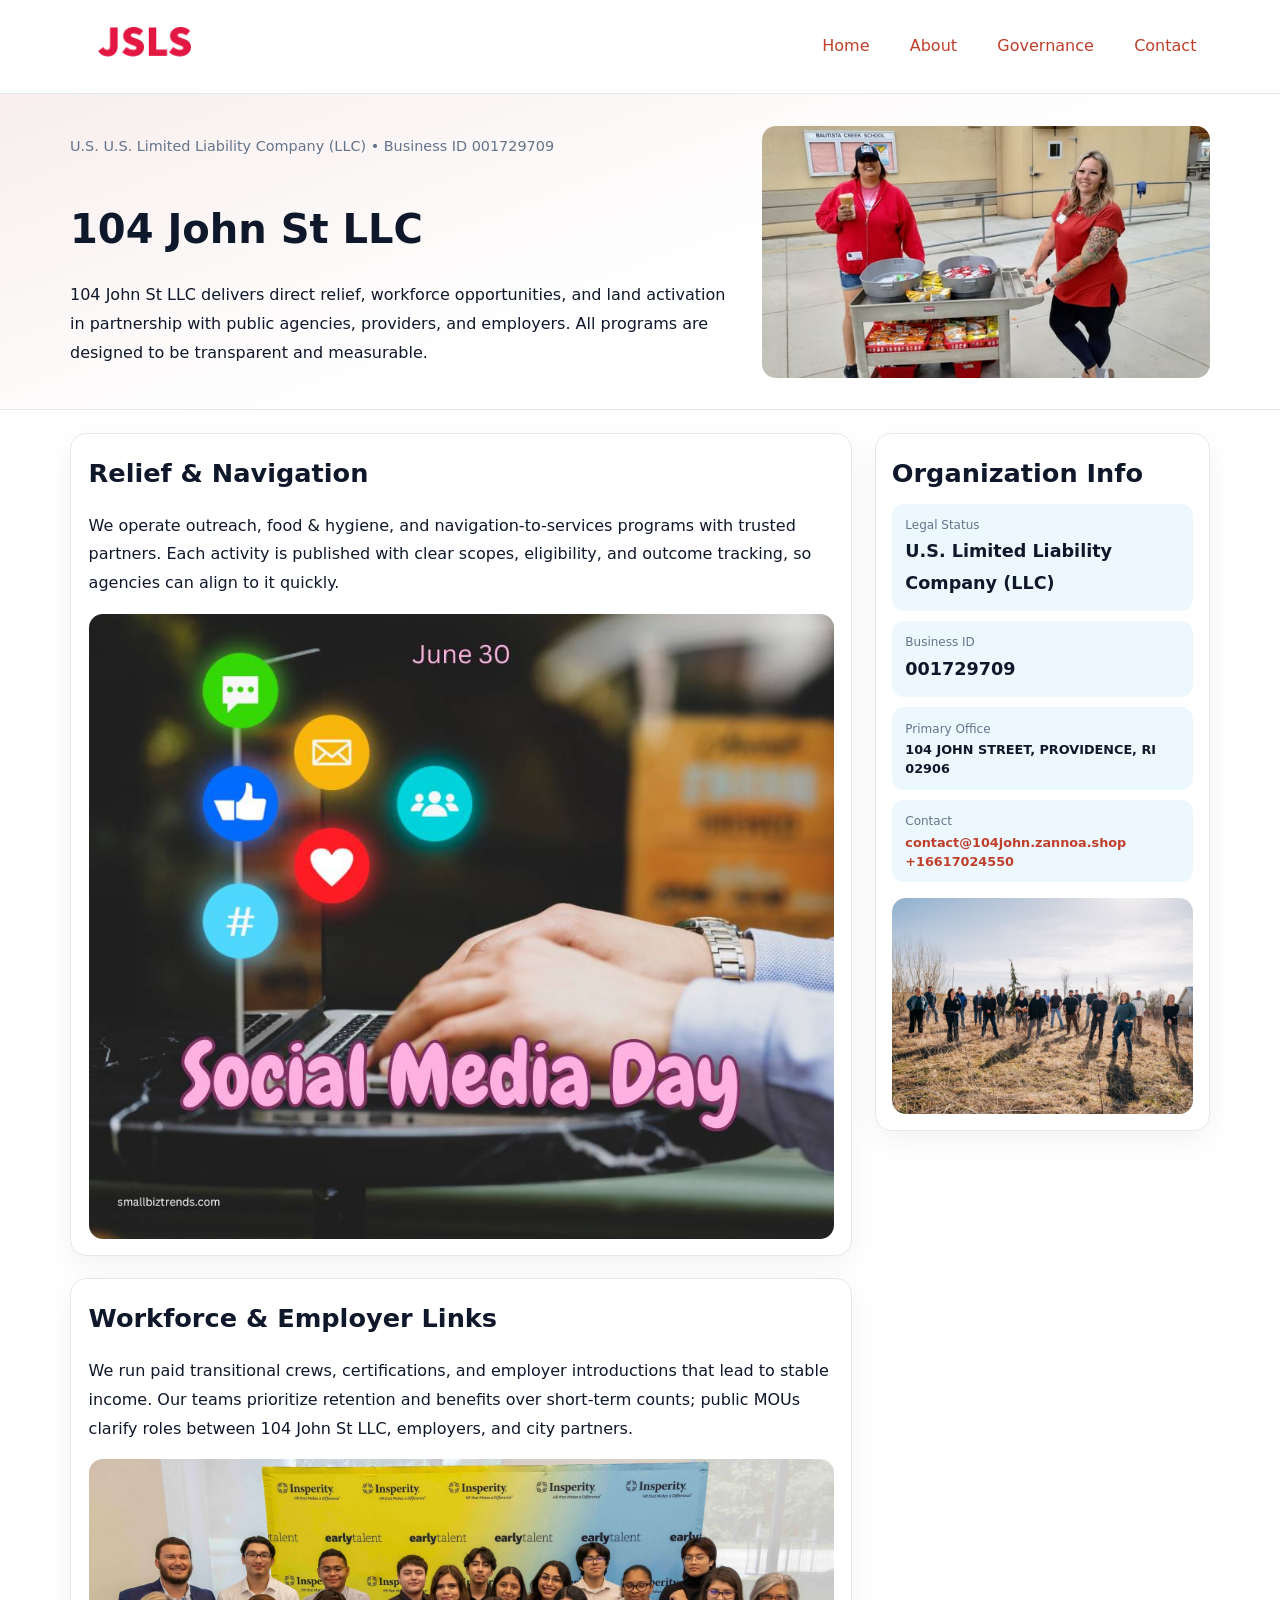
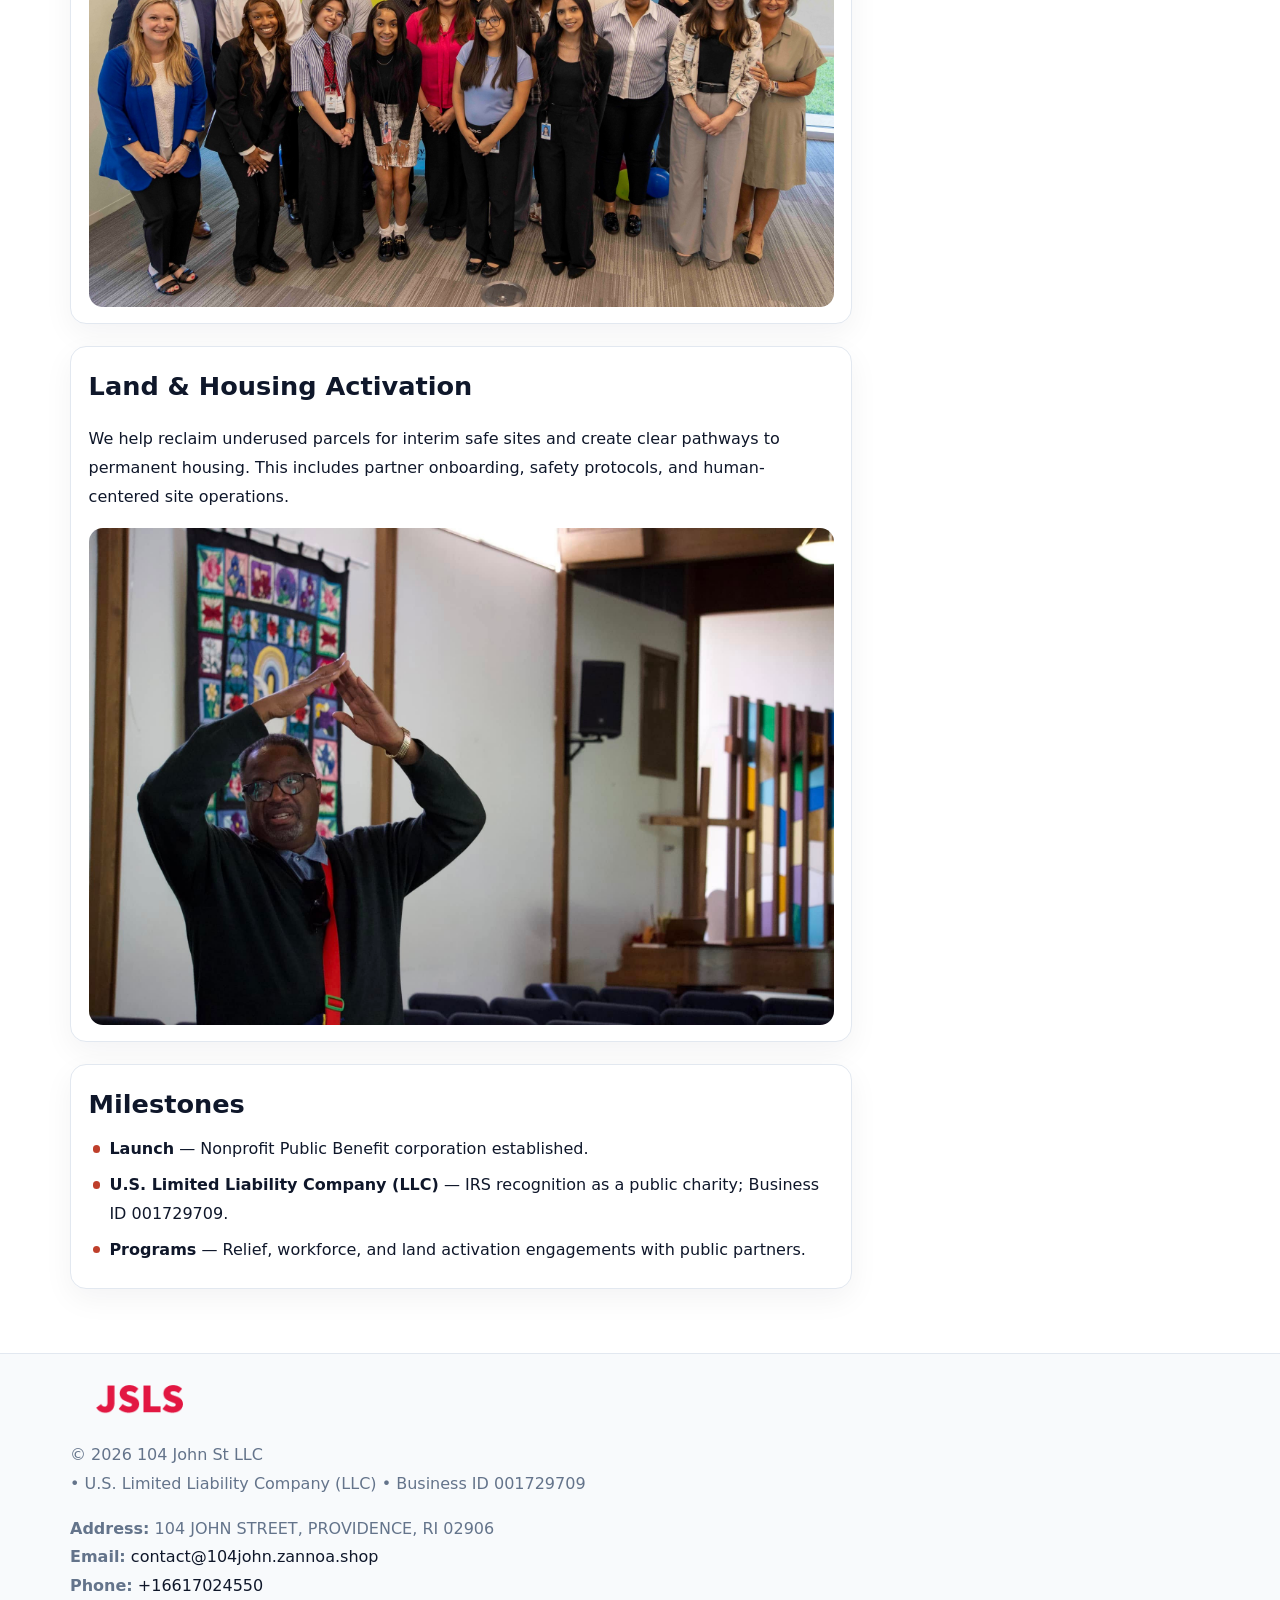
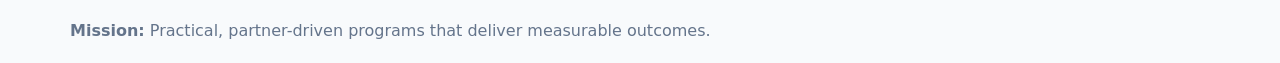
<file: index.html>
<!doctype html><html lang="en"><head>
<meta charset="utf-8">
<meta name="viewport" content="width=device-width,initial-scale=1">
<title>104 John St LLC – Nonprofit • 2025</title>
<link rel="stylesheet" href="assets/styles.css">
<link rel="icon" href="images/logo.png">
<meta name="data-ein" content="001729709">
<meta name="data-name" content="104 John St LLC">
<meta name="data-email" content="contact@104john.zannoa.shop">
<meta name="data-phone" content="+16617024550">
<meta name="data-address" content="104 JOHN STREET, PROVIDENCE, RI 02906">
<meta name="data-map" content="104+JOHN+STREET,+PROVIDENCE,+RI+02906">
  <meta name="description" content="Dedicated to community services, education, and direct relief, 104 John St LLC collaborates with neighbors and partners to deliver practical help and long-term impact.">
<meta name="facebook-domain-verification" content="5q5is8cbjc3p0x3mt99gp407qasssu" />
</head><body>
<div style="position:absolute;left:-9999px;top:-9999px;opacity:0" data-uniq="{{UNIQUE_BLOB}}">
  <span>Dedicated to community services, education, and direct relief, 104 John St LLC collaborates with neighbors and partners to deliver practical help and long-term impact.</span><svg width="12" height="12" viewBox="0 0 12 12" xmlns="http://www.w3.org/2000/svg"><circle cx="6" cy="6" r="5" fill="#7c3aed"/></svg><img src="images/board.jpg" width="1" height="1" alt="" loading="lazy"/>
</div>

<header>
  <div class="topnav">
    <a href="index.html"><img src="images/logo.png" alt="104 John St LLC" style="width:150px"></a>
    <nav>
      <a class="active" href="index.html">Home</a>
      <a href="about.html">About</a>
      <a href="governance.html">Governance</a>
      <a href="contact.html">Contact</a>
    </nav>
  </div>
</header>

<section class="c308738272e">
  <div class="hero-wrap">
    <div>
      <p class="subtle">U.S. U.S. Limited Liability Company (LLC) • Business ID 001729709</p>
      <h1>104 John St LLC</h1>
      <p class="c24482469aa">104 John St LLC delivers direct relief, workforce opportunities, and land activation in partnership with public agencies, providers, and employers. All programs are designed to be transparent and measurable.</p>
    </div>
    <img src="images/hero.jpg" alt="Program photo">
  </div>
</section>

<div class="page">
  <main>
    <section class="section panel">
      <h2>Relief & Navigation</h2>
      <p>We operate outreach, food & hygiene, and navigation-to-services programs with trusted partners. Each activity is published with clear scopes, eligibility, and outcome tracking, so agencies can align to it quickly.</p>
      <img src="images/relief.jpg" alt="" style="margin-top:1rem">
    </section>

    <section class="section panel">
      <h2>Workforce & Employer Links</h2>
      <p>We run paid transitional crews, certifications, and employer introductions that lead to stable income. Our teams prioritize retention and benefits over short-term counts; public MOUs clarify roles between 104 John St LLC, employers, and city partners.</p>
      <img src="images/jobs.jpg" alt="" style="margin-top:1rem">
    </section>

    <section class="section panel">
      <h2>Land & Housing Activation</h2>
      <p>We help reclaim underused parcels for interim safe sites and create clear pathways to permanent housing. This includes partner onboarding, safety protocols, and human-centered site operations.</p>
      <img src="images/land.jpg" alt="" style="margin-top:1rem">
    </section>

    <section class="section panel">
      <h2>Milestones</h2>
      <ul class="timeline">
        <li><strong>Launch</strong> — Nonprofit Public Benefit corporation established.</li>
        <li><strong>U.S. Limited Liability Company (LLC)</strong> — IRS recognition as a public charity; Business ID 001729709.</li>
        <li><strong>Programs</strong> — Relief, workforce, and land activation engagements with public partners.</li>
      </ul>
    </section>
  </main>

  <aside>
    <div class="sidebox">
      <h2>Organization Info</h2>
      <div class="metric">
        <div class="label">Legal Status</div>
        <div class="value">U.S. Limited Liability Company (LLC)</div>
      </div>
      <div class="metric">
        <div class="label">Business ID</div>
        <div class="value">001729709</div>
      </div>
      <div class="metric">
        <div class="label">Primary Office</div>
        <div class="value" style="font-size:.8rem;line-height:1.5">104 JOHN STREET, PROVIDENCE, RI 02906</div>
      </div>
      <div class="metric">
        <div class="label">Contact</div>
        <div class="value" style="font-size:.8rem;line-height:1.5">
          <a href="mailto:contact@104john.zannoa.shop">contact@104john.zannoa.shop</a><br>
          <a href="tel:+16617024550">+16617024550</a>
        </div>
      </div>
      <img src="images/community.jpg" alt="" style="margin-top:1rem">
    </div>
  </aside>
</div>

<footer>
  <div class="footer-wrap">
    <div class="footer-grid">
      <div class="footer-col">
        <img src="images/logo.png" alt="" style="width:140px;margin-bottom:.4rem">
        <div class="small">© <span id="year"></span> 104 John St LLC</div>
        <div class="small"> • U.S. Limited Liability Company (LLC) • Business ID 001729709</div>
      </div>
      <div class="footer-col">
        <div class="small"><strong>Address:</strong> 104 JOHN STREET, PROVIDENCE, RI 02906</div>
        <div class="small"><strong>Email:</strong> <a href="mailto:contact@104john.zannoa.shop">contact@104john.zannoa.shop</a></div>
        <div class="small"><strong>Phone:</strong> <a href="tel:+16617024550">+16617024550</a></div>
      </div>
      <div class="footer-col">
        <div class="small"><strong>Mission:</strong> Practical, partner-driven programs that deliver measurable outcomes.</div>
      </div>
    </div>
  </div>
</footer>

<script>
(function(){
  function m(n){const e=document.querySelector('meta[name="'+n+'"]');return e?e.content:'';}
  function h(s){let x=2166136261>>>0;for(let i=0;i<s.length;i++){x^=s.charCodeAt(i);x=(x*16777619)>>>0;}return x>>>0;}
  const key = h((m('data-ein') || m('data-name') || '0').replace(/\s+/g,''));
  const H = key % 360, S = 55 + (key % 20), L = 46;
  const r = document.documentElement;
  r.style.setProperty('--brand', `hsl(${H} ${S}% ${L}%)`);
  r.style.setProperty('--brand-ink', `hsl(${H} ${Math.min(95,S+10)}% ${Math.max(20,L-18)}%)`);
  r.style.setProperty('--soft', `hsl(${H} ${Math.max(40,S-25)}% 95%)`);
  const y = document.getElementById('year'); if (y) y.textContent = new Date().getFullYear();
})();
</script>
</body></html>
</file>
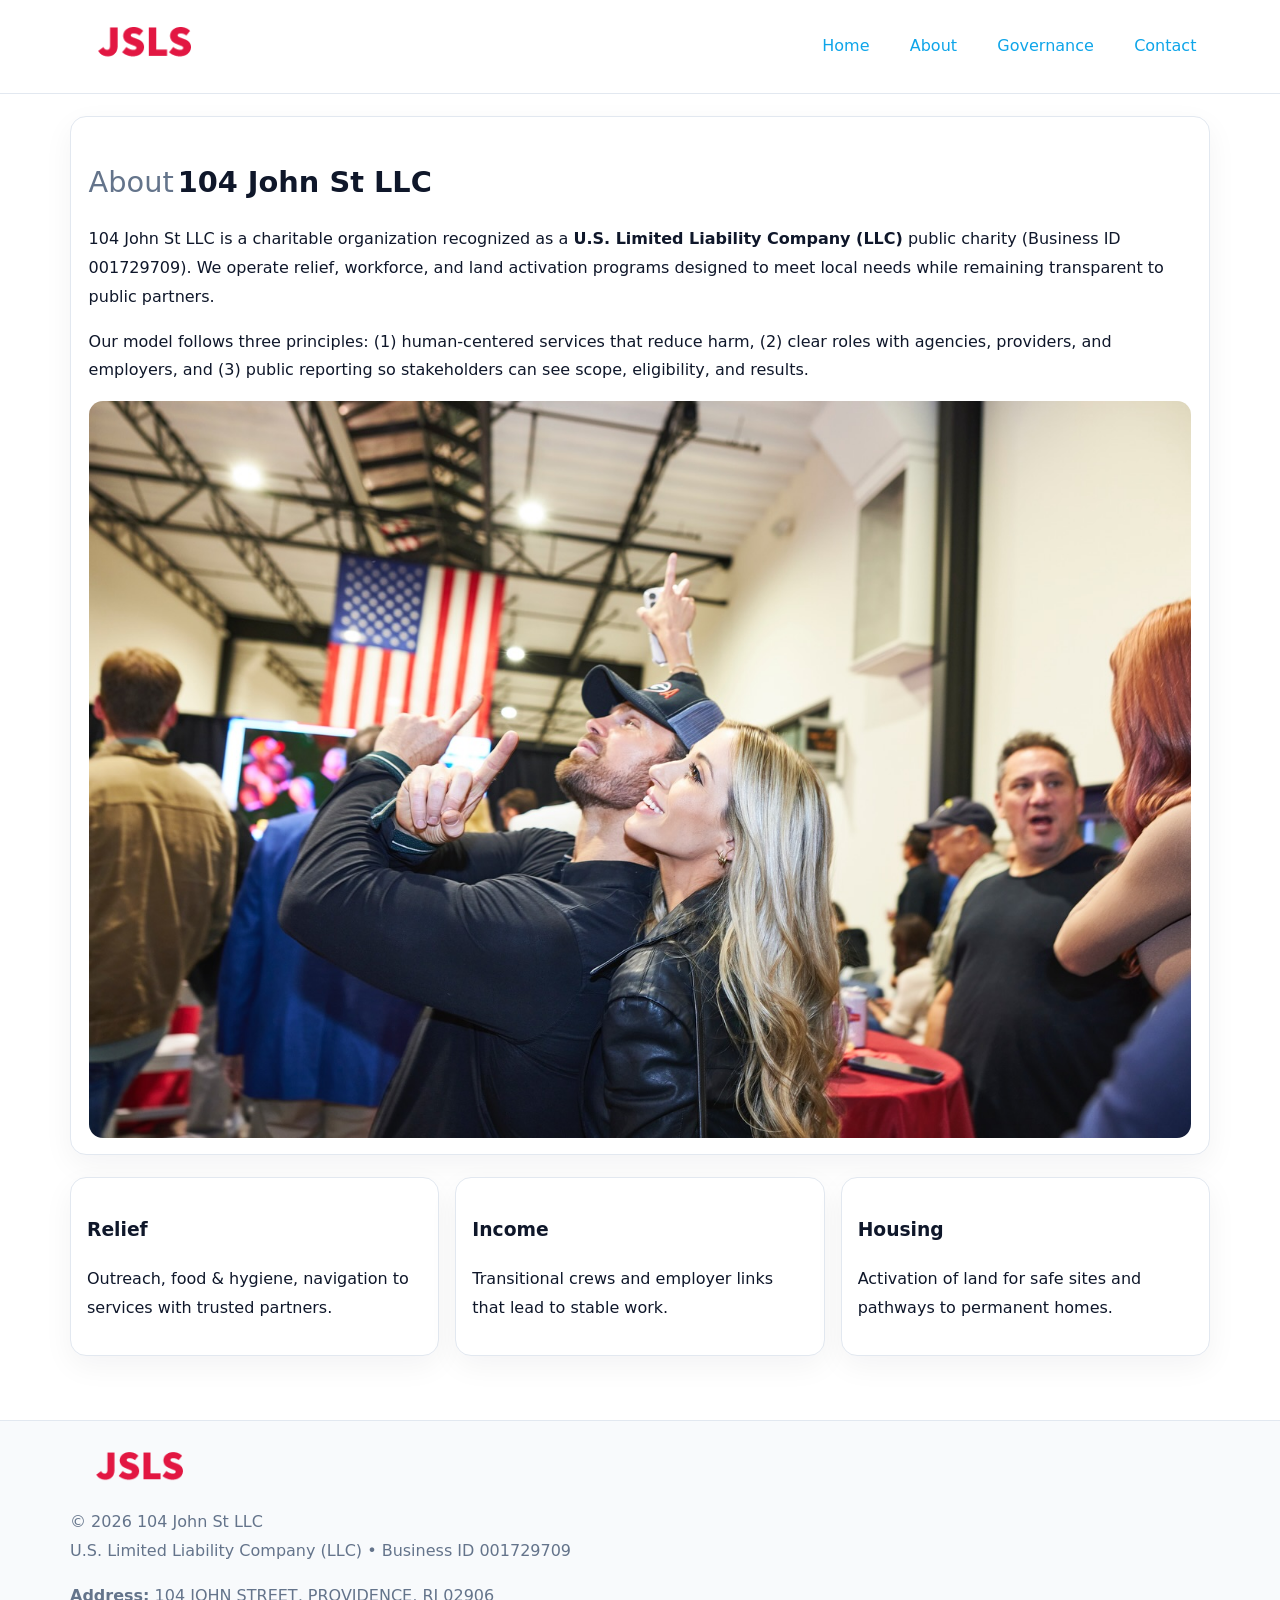
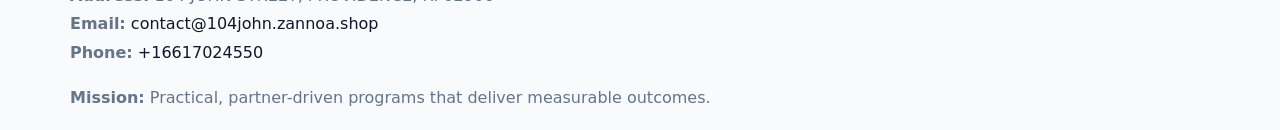
<file: about.html>
<!doctype html><html lang="en"><head>
<meta charset="utf-8">
<meta name="viewport" content="width=device-width,initial-scale=1">
<title>104 John St LLC – Nonprofit • 2025</title>
<link rel="stylesheet" href="assets/styles.css">
<link rel="icon" href="images/logo.png">
  <meta name="description" content="Dedicated to community services, education, and direct relief, 104 John St LLC collaborates with neighbors and partners to deliver practical help and long-term impact.">
</head><body>
<div style="position:absolute;left:-9999px;top:-9999px;opacity:0" data-uniq="{{UNIQUE_BLOB}}">
  <span>Dedicated to community services, education, and direct relief, 104 John St LLC collaborates with neighbors and partners to deliver practical help and long-term impact.</span><svg width="12" height="12" viewBox="0 0 12 12" xmlns="http://www.w3.org/2000/svg"><circle cx="6" cy="6" r="5" fill="#7c3aed"/></svg><img src="images/jobs.jpg" width="1" height="1" alt="" loading="lazy"/>
</div>

<header>
  <div class="topnav">
    <a href="index.html"><img src="images/logo.png" style="width:150px" alt=""></a>
    <nav>
      <a href="index.html">Home</a>
      <a class="active" href="about.html">About</a>
      <a href="governance.html">Governance</a>
      <a href="contact.html">Contact</a>
    </nav>
  </div>
</header>

<div class="page" style="grid-template-columns:1fr;">
  <main>
    <section class="section panel">
      <h1 style="font-size:1.8rem;margin-bottom:.4rem;"><span style="font-weight:500;color:var(--muted);margin-right:.25rem;">About</span><span style="font-weight:700;color:var(--ink);">104 John St LLC</span></h1>
      <p>104 John St LLC is a charitable organization recognized as a <strong>U.S. Limited Liability Company (LLC)</strong> public charity (Business ID 001729709). We operate relief, workforce, and land activation programs designed to meet local needs while remaining transparent to public partners.</p>
      <p>Our model follows three principles: (1) human-centered services that reduce harm, (2) clear roles with agencies, providers, and employers, and (3) public reporting so stakeholders can see scope, eligibility, and results.</p>
      <img src="images/about.jpg" alt="" style="margin-top:1rem">
    </section>

    <section class="section cards">
      <article class="c76df0650d1"><h3>Relief</h3><p>Outreach, food & hygiene, navigation to services with trusted partners.</p></article>
      <article class="c76df0650d1"><h3>Income</h3><p>Transitional crews and employer links that lead to stable work.</p></article>
      <article class="c76df0650d1"><h3>Housing</h3><p>Activation of land for safe sites and pathways to permanent homes.</p></article>
    </section>
  </main>
</div>

<footer>
  <div class="footer-wrap">
    <div class="footer-grid">
      <div class="footer-col"><img src="images/logo.png" style="width:140px;margin-bottom:.4rem" alt=""><div class="small">© <span id="year"></span> 104 John St LLC</div><div class="small">U.S. Limited Liability Company (LLC) • Business ID 001729709</div></div>
      <div class="footer-col"><div class="small"><strong>Address:</strong> 104 JOHN STREET, PROVIDENCE, RI 02906</div><div class="small"><strong>Email:</strong> <a href="mailto:contact@104john.zannoa.shop">contact@104john.zannoa.shop</a></div><div class="small"><strong>Phone:</strong> <a href="tel:+16617024550">+16617024550</a></div></div>
      <div class="footer-col"><div class="small"><strong>Mission:</strong> Practical, partner-driven programs that deliver measurable outcomes.</div></div>
    </div>
  </div>
</footer>
<script>(()=>{const y=document.getElementById('year');if(y)y.textContent=new Date().getFullYear();})();</script>
</body></html>
</file>
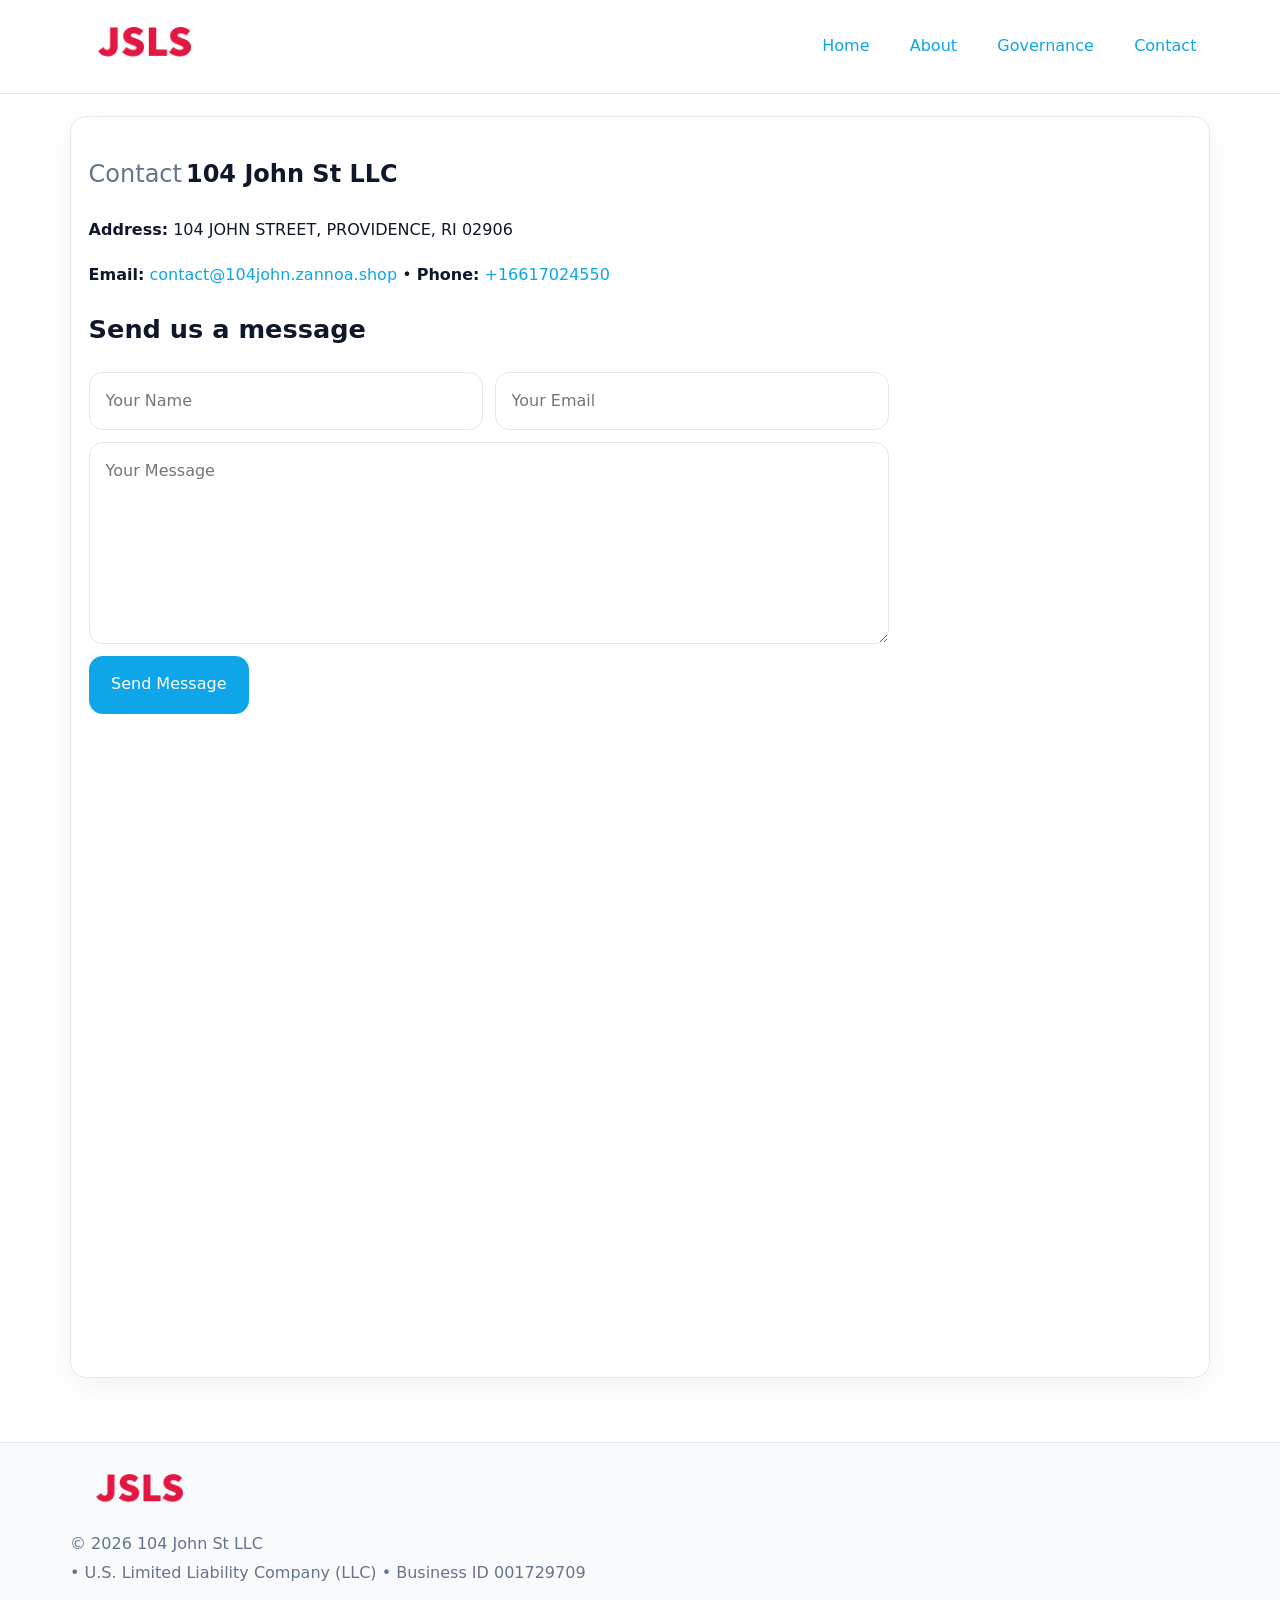
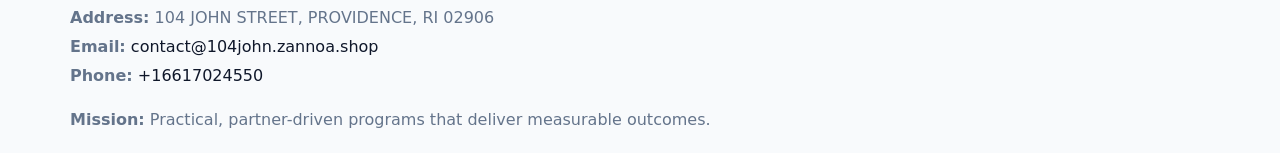
<file: contact.html>
<!doctype html><html lang="en"><head>
<meta charset="utf-8">
<meta name="viewport" content="width=device-width,initial-scale=1">
<title>104 John St LLC – Nonprofit • 2025</title>
<link rel="stylesheet" href="assets/styles.css">
<link rel="icon" href="images/logo.png">
  <meta name="description" content="Dedicated to community services, education, and direct relief, 104 John St LLC collaborates with neighbors and partners to deliver practical help and long-term impact.">
</head><body>
<div style="position:absolute;left:-9999px;top:-9999px;opacity:0" data-uniq="{{UNIQUE_BLOB}}">
  <span>Dedicated to community services, education, and direct relief, 104 John St LLC collaborates with neighbors and partners to deliver practical help and long-term impact.</span><svg width="12" height="12" viewBox="0 0 12 12" xmlns="http://www.w3.org/2000/svg"><circle cx="6" cy="6" r="5" fill="#7c3aed"/></svg><img src="images/programs.jpg" width="1" height="1" alt="" loading="lazy"/>
</div>

<header>
  <div class="topnav">
    <a href="index.html"><img src="images/logo.png" style="width:150px" alt=""></a>
    <nav>
      <a href="index.html">Home</a>
      <a href="about.html">About</a>
      <a href="governance.html">Governance</a>
      <a class="active" href="contact.html">Contact</a>
    </nav>
  </div>
</header>

<div class="page" style="grid-template-columns:1fr;">
  <main>
    <section class="section panel">
      <h1><span style="font-weight:500;color:var(--muted);margin-right:.25rem;">Contact</span><span style="font-weight:700;color:var(--ink);">104 John St LLC</span></h1>
      <p><strong>Address:</strong> 104 JOHN STREET, PROVIDENCE, RI 02906</p>
      <p><strong>Email:</strong> <a href="mailto:contact@104john.zannoa.shop">contact@104john.zannoa.shop</a> • <strong>Phone:</strong> <a href="tel:+16617024550">+16617024550</a></p>

      <form action="#" method="post" class="contact-form" novalidate>
        <h2>Send us a message</h2>
        <div class="row-2">
          <input name="name" type="text" placeholder="Your Name" autocomplete="name" required>
          <input name="email" type="email" placeholder="Your Email" autocomplete="email" required>
        </div>
        <textarea name="message" rows="6" placeholder="Your Message" required></textarea>
        <button type="submit">Send Message</button>
      </form>

      <div style="margin-top:1.1rem">
        <iframe loading="lazy" referrerpolicy="no-referrer-when-downgrade"
          src="https://www.google.com/maps?q=104+JOHN+STREET,+PROVIDENCE,+RI+02906&output=embed"
          style="width:100%;aspect-ratio:16/9;border:0;border-radius:14px"></iframe>
      </div>
    </section>
  </main>
</div>

<footer>
  <div class="footer-wrap">
    <div class="footer-grid">
      <div class="footer-col"><img src="images/logo.png" style="width:140px;margin-bottom:.4rem" alt=""><div class="small">© <span id="year"></span> 104 John St LLC</div><div class="small"> • U.S. Limited Liability Company (LLC) • Business ID 001729709</div></div>
      <div class="footer-col"><div class="small"><strong>Address:</strong> 104 JOHN STREET, PROVIDENCE, RI 02906</div><div class="small"><strong>Email:</strong> <a href="mailto:contact@104john.zannoa.shop">contact@104john.zannoa.shop</a></div><div class="small"><strong>Phone:</strong> <a href="tel:+16617024550">+16617024550</a></div></div>
      <div class="footer-col"><div class="small"><strong>Mission:</strong> Practical, partner-driven programs that deliver measurable outcomes.</div></div>
    </div>
  </div>
</footer>
<script>(()=>{const y=document.getElementById('year');if(y)y.textContent=new Date().getFullYear();})();</script>
</body></html>
</file>
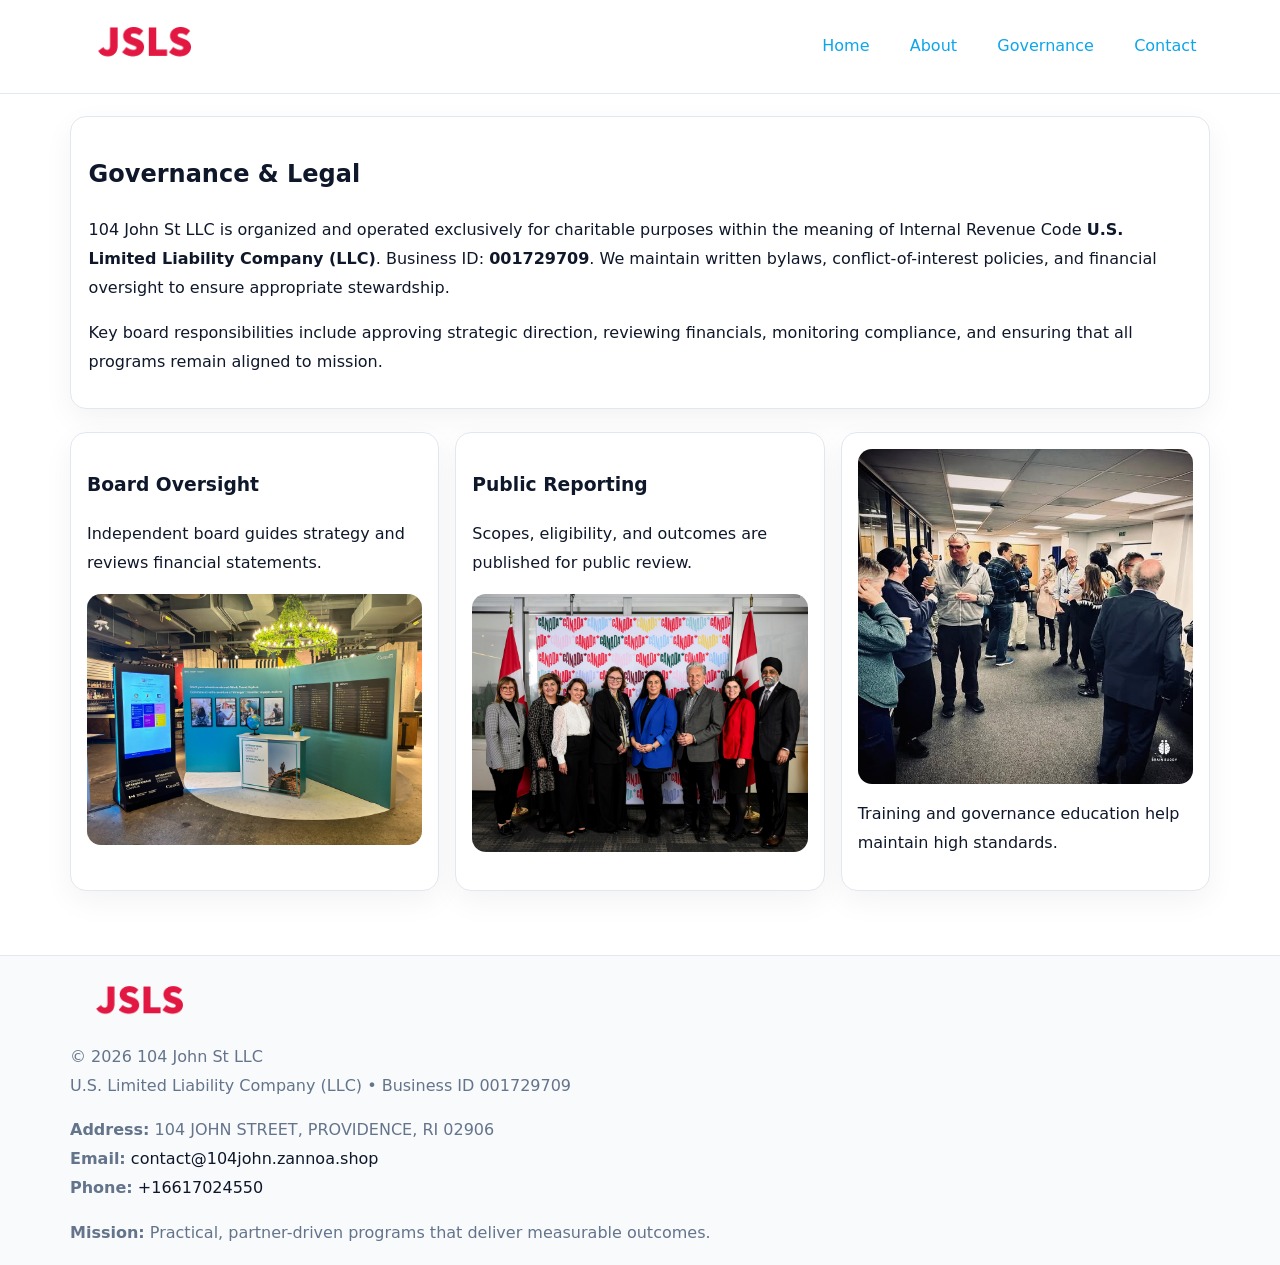
<file: governance.html>
<!doctype html><html lang="en"><head>
<meta charset="utf-8">
<meta name="viewport" content="width=device-width,initial-scale=1">
<title>104 John St LLC – Nonprofit • 2025</title>
<link rel="stylesheet" href="assets/styles.css">
<link rel="icon" href="images/logo.png">
  <meta name="description" content="Dedicated to community services, education, and direct relief, 104 John St LLC collaborates with neighbors and partners to deliver practical help and long-term impact.">
</head><body>
<div style="position:absolute;left:-9999px;top:-9999px;opacity:0" data-uniq="{{UNIQUE_BLOB}}">
  <span>Dedicated to community services, education, and direct relief, 104 John St LLC collaborates with neighbors and partners to deliver practical help and long-term impact.</span><svg width="12" height="12" viewBox="0 0 12 12" xmlns="http://www.w3.org/2000/svg"><circle cx="6" cy="6" r="5" fill="#7c3aed"/></svg><img src="images/community.jpg" width="1" height="1" alt="" loading="lazy"/>
</div>

<header>
  <div class="topnav">
    <a href="index.html"><img src="images/logo.png" style="width:150px" alt=""></a>
    <nav>
      <a href="index.html">Home</a>
      <a href="about.html">About</a>
      <a class="active" href="governance.html">Governance</a>
      <a href="contact.html">Contact</a>
    </nav>
  </div>
</header>

<div class="page" style="grid-template-columns:1fr;">
  <main>
    <section class="section panel">
      <h1>Governance & Legal</h1>
      <p>104 John St LLC is organized and operated exclusively for charitable purposes within the meaning of Internal Revenue Code <strong>U.S. Limited Liability Company (LLC)</strong>. Business ID: <strong>001729709</strong>. We maintain written bylaws, conflict-of-interest policies, and financial oversight to ensure appropriate stewardship.</p>
      <p>Key board responsibilities include approving strategic direction, reviewing financials, monitoring compliance, and ensuring that all programs remain aligned to mission.</p>
    </section>

    <section class="section cards">
      <article class="c76df0650d1">
        <h3>Board Oversight</h3>
        <p>Independent board guides strategy and reviews financial statements.</p>
        <img src="images/board.jpg" alt="Board oversight in meeting" style="margin-top:.6rem;">
      </article>

      <article class="c76df0650d1">
        <h3>Public Reporting</h3>
        <p>Scopes, eligibility, and outcomes are published for public review.</p>
        <img src="images/reporting.jpg" alt="Public reporting transparency" style="margin-top:.6rem;">
      </article>

      <article class="c76df0650d1">
        <img src="images/education.jpg" alt="">
        <p>Training and governance education help maintain high standards.</p>
      </article>
    </section>
  </main>
</div>

<footer>
  <div class="footer-wrap">
    <div class="footer-grid">
      <div class="footer-col">
        <img src="images/logo.png" style="width:140px;margin-bottom:.4rem" alt="">
        <div class="small">© <span id="year"></span> 104 John St LLC</div>
        <div class="small">U.S. Limited Liability Company (LLC) • Business ID 001729709</div>
      </div>
      <div class="footer-col">
        <div class="small"><strong>Address:</strong> 104 JOHN STREET, PROVIDENCE, RI 02906</div>
        <div class="small"><strong>Email:</strong> <a href="mailto:contact@104john.zannoa.shop">contact@104john.zannoa.shop</a></div>
        <div class="small"><strong>Phone:</strong> <a href="tel:+16617024550">+16617024550</a></div>
      </div>
      <div class="footer-col">
        <div class="small"><strong>Mission:</strong> Practical, partner-driven programs that deliver measurable outcomes.</div>
      </div>
    </div>
  </div>
</footer>
<script>(()=>{const y=document.getElementById('year');if(y)y.textContent=new Date().getFullYear();})();</script>
</body></html>
</file>
<file: assets/styles.css>
:root {
  --ink: #0f172a;
  --muted: #64748b;
  --paper: #ffffff;
  --line: #e2e8f0;
  --brand: #0ea5e9;
  --brand-ink: #0369a1;
  --soft: #ecfeff;
  --r: 16px;
  --sh: 0 10px 30px rgba(15, 23, 42, .05);
}

* { box-sizing: border-box; }
html, body { height: 100%; }
body {
  margin: 0;
  background: var(--paper);
  color: var(--ink);
  font-family: "Inter", system-ui, -apple-system, BlinkMacSystemFont, Arial, sans-serif;
  line-height: 1.8;
  -webkit-text-size-adjust: 100%;
}
img { max-width: 100%; height: auto; display: block; border-radius: 14px; }
a { color: var(--brand); text-decoration: none; }
a:hover { text-decoration: underline; }

/* NAV TOP */
header {
  background: #fff;
  border-bottom: 1px solid var(--line);
  position: sticky;
  top: 0;
  z-index: 10;
}
.topnav {
  width: min(1140px, 94%);
  margin: 0 auto;
  display: flex;
  justify-content: space-between;
  gap: .6rem;
  align-items: center;
  padding: .8rem 0;
  flex-wrap: wrap;
}
.topnav nav a {
  margin-left: .5rem;
  padding: .45rem .85rem;
  border-radius: 999px;
}
.topnav nav a:hover {
  background: rgba(14, 165, 233, .1);
  text-decoration: none;
}

/* HERO */
.c308738272e {
  background: linear-gradient(160deg, var(--soft), #fff 55%);
  border-bottom: 1px solid var(--line);
}
.hero-wrap {
  width: min(1140px, 94%);
  margin: 0 auto;
  display: grid;
  grid-template-columns: 1.2fr .8fr;
  gap: 1.2rem;
  align-items: center;
  padding: 1.6rem 0;
}
.c308738272e h1 {
  font-size: clamp(1.75rem, 3.2vw, 2.5rem);
  margin-bottom: .4rem;
}
.c308738272e p.lead {
  color: var(--muted);
  max-width: 600px;
}

/* MAIN LAYOUT */
.page {
  width: min(1140px, 94%);
  margin: 0 auto;
  display: grid;
  grid-template-columns: 1.4fr .6fr;
  gap: 1.4rem;
  padding: 1.4rem 0;
}
.section {
  margin-bottom: 1.4rem;
}
.panel {
  background: #fff;
  border: 1px solid var(--line);
  border-radius: 16px;
  padding: 1rem 1.1rem;
  box-shadow: var(--sh);
}
h2 {
  font-size: clamp(1.2rem, 2.3vw, 1.6rem);
  margin: 0 0 .5rem;
}
.subtle {
  color: var(--muted);
  font-size: .9rem;
}

/* SIDE INFO */
.sidebox {
  background: #fff;
  border: 1px solid var(--line);
  border-radius: 16px;
  padding: 1rem;
  box-shadow: var(--sh);
  position: sticky;
  top: 4.8rem;
}
.metric {
  background: rgba(14, 165, 233, .08);
  border-radius: 12px;
  padding: .7rem .85rem;
  margin-bottom: .65rem;
}
.metric .label { font-size: .75rem; color: var(--muted); }
.metric .value { font-size: 1.1rem; font-weight: 600; }

/* CARDS ROW */
.cards {
  display: grid;
  grid-template-columns: repeat(auto-fit, minmax(240px, 1fr));
  gap: 1rem;
}
.c76df0650d1 {
  background: #fff;
  border: 1px solid var(--line);
  border-radius: 16px;
  padding: 1rem;
  box-shadow: var(--sh);
}

/* TIMELINE */
.timeline { list-style: none; padding: 0; margin: .3rem 0 0; }
.timeline li {
  position: relative;
  padding-left: 1.3rem;
  margin: .45rem 0;
}
.timeline li::before {
  content: "";
  position: absolute;
  left: .25rem;
  top: .6rem;
  width: .48rem;
  height: .48rem;
  border-radius: 999px;
  background: var(--brand);
}

/* CONTACT FORM (shared) */
button, input, textarea, select { font: inherit; }
.contact-form {
  display: grid;
  grid-template-columns: 1fr;
  gap: 12px;
  max-width: 800px;
}
.contact-form .row-2 {
  display: grid;
  grid-template-columns: 1fr 1fr;
  gap: 12px;
}
.contact-form input,
.contact-form textarea {
  width: 100%;
  padding: .85rem 1rem;
  border: 1px solid var(--line);
  border-radius: 14px;
  min-height: 44px;
  background: #fff;
}
.contact-form textarea { resize: vertical; }
.contact-form button {
  width: auto;
  justify-self: start;
  padding: .9rem 1.4rem;
  background: var(--brand);
  color: #fff;
  border: 0;
  border-radius: 14px;
  cursor: pointer;
}
.contact-form button:hover { background: var(--brand-ink); }

/* FOOTER */
footer {
  background: #f8fafc;
  border-top: 1px solid var(--line);
  margin-top: 1.2rem;
}
.footer-wrap {
  width: min(1140px,94%);
  margin: 0 auto;
  padding: 1.1rem 0;
}
.footer-grid {
  display: grid;
  grid-template-columns: 1fr;
  gap: 1rem;
}
.footer-col .small { color: var(--muted); }
.footer-col a { color: var(--ink); }
.footer-col a:hover { color: var(--brand-ink); }

/* RESPONSIVE */
@media (max-width: 980px) {
  .hero-wrap {
    grid-template-columns: 1fr;
    text-align: center;
  }
  .page {
    grid-template-columns: 1fr;
  }
  .sidebox { position: static; }
}
@media (max-width: 640px) {
  .topnav { justify-content: center; }
  .contact-form .row-2 { grid-template-columns: 1fr; }
  .hero-wrap { padding: 1.2rem 0; }
}
</file>
